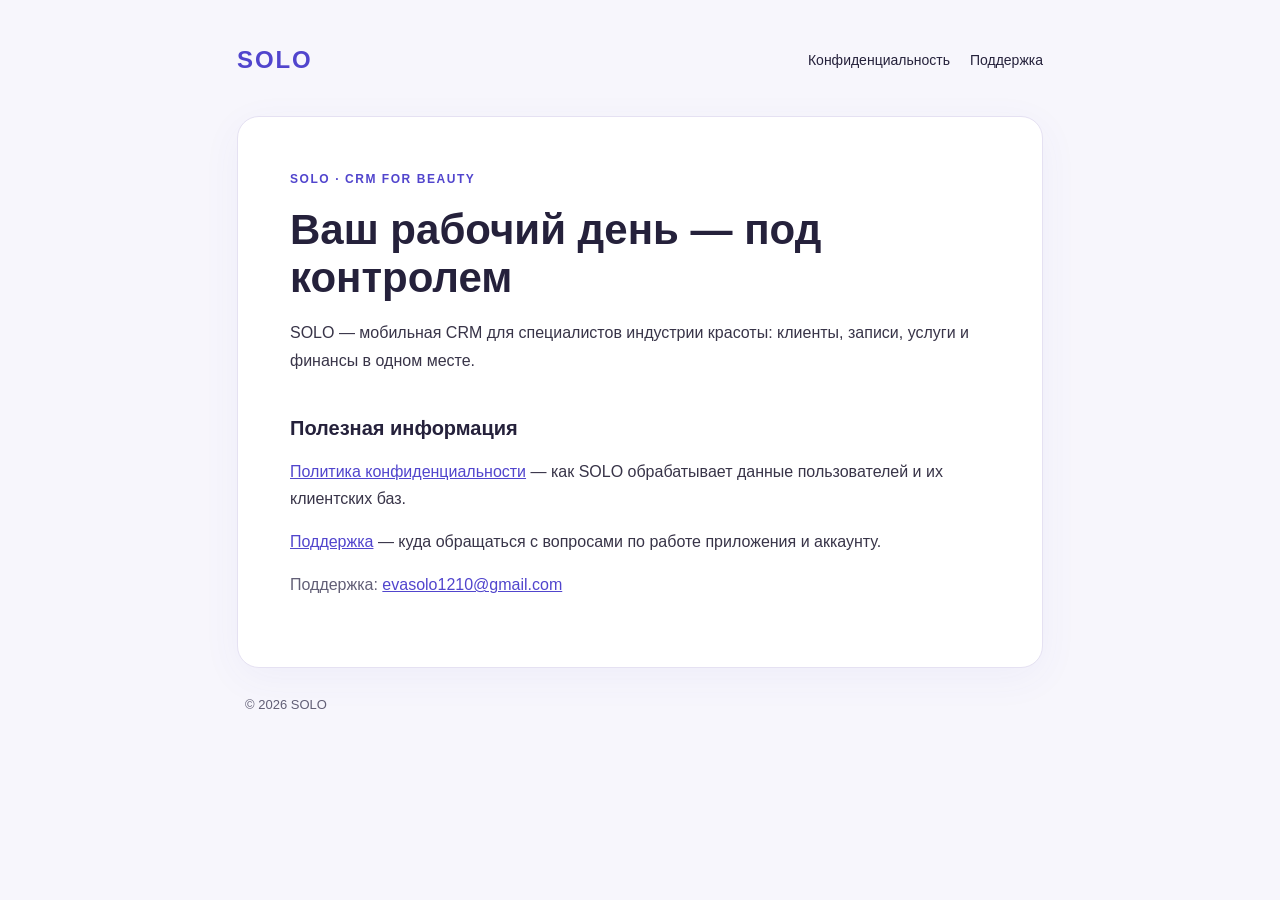
<file: index.html>
<!doctype html>
<html lang="ru"><head><meta charset="utf-8"><meta name="viewport" content="width=device-width, initial-scale=1"><meta name="description" content="SOLO — CRM для специалистов красоты. Политика конфиденциальности и поддержка."><title>SOLO — информация и поддержка</title><link rel="stylesheet" href="style.css"></head><body><div class="wrap"><header><a class="brand" href="index.html">SOLO</a><nav aria-label="Навигация"><a href="privacy.html">Конфиденциальность</a><a href="support.html">Поддержка</a></nav></header><main><div class="eyebrow">SOLO · CRM for Beauty</div><h1>Ваш рабочий день — под контролем</h1><p>SOLO — мобильная CRM для специалистов индустрии красоты: клиенты, записи, услуги и финансы в одном месте.</p><h2>Полезная информация</h2><p><a href="privacy.html">Политика конфиденциальности</a> — как SOLO обрабатывает данные пользователей и их клиентских баз.</p><p><a href="support.html">Поддержка</a> — куда обращаться с вопросами по работе приложения и аккаунту.</p><p class="muted">Поддержка: <a href="mailto:evasolo1210@gmail.com">evasolo1210@gmail.com</a></p></main><footer>© 2026 SOLO</footer></div></body></html>
</file>
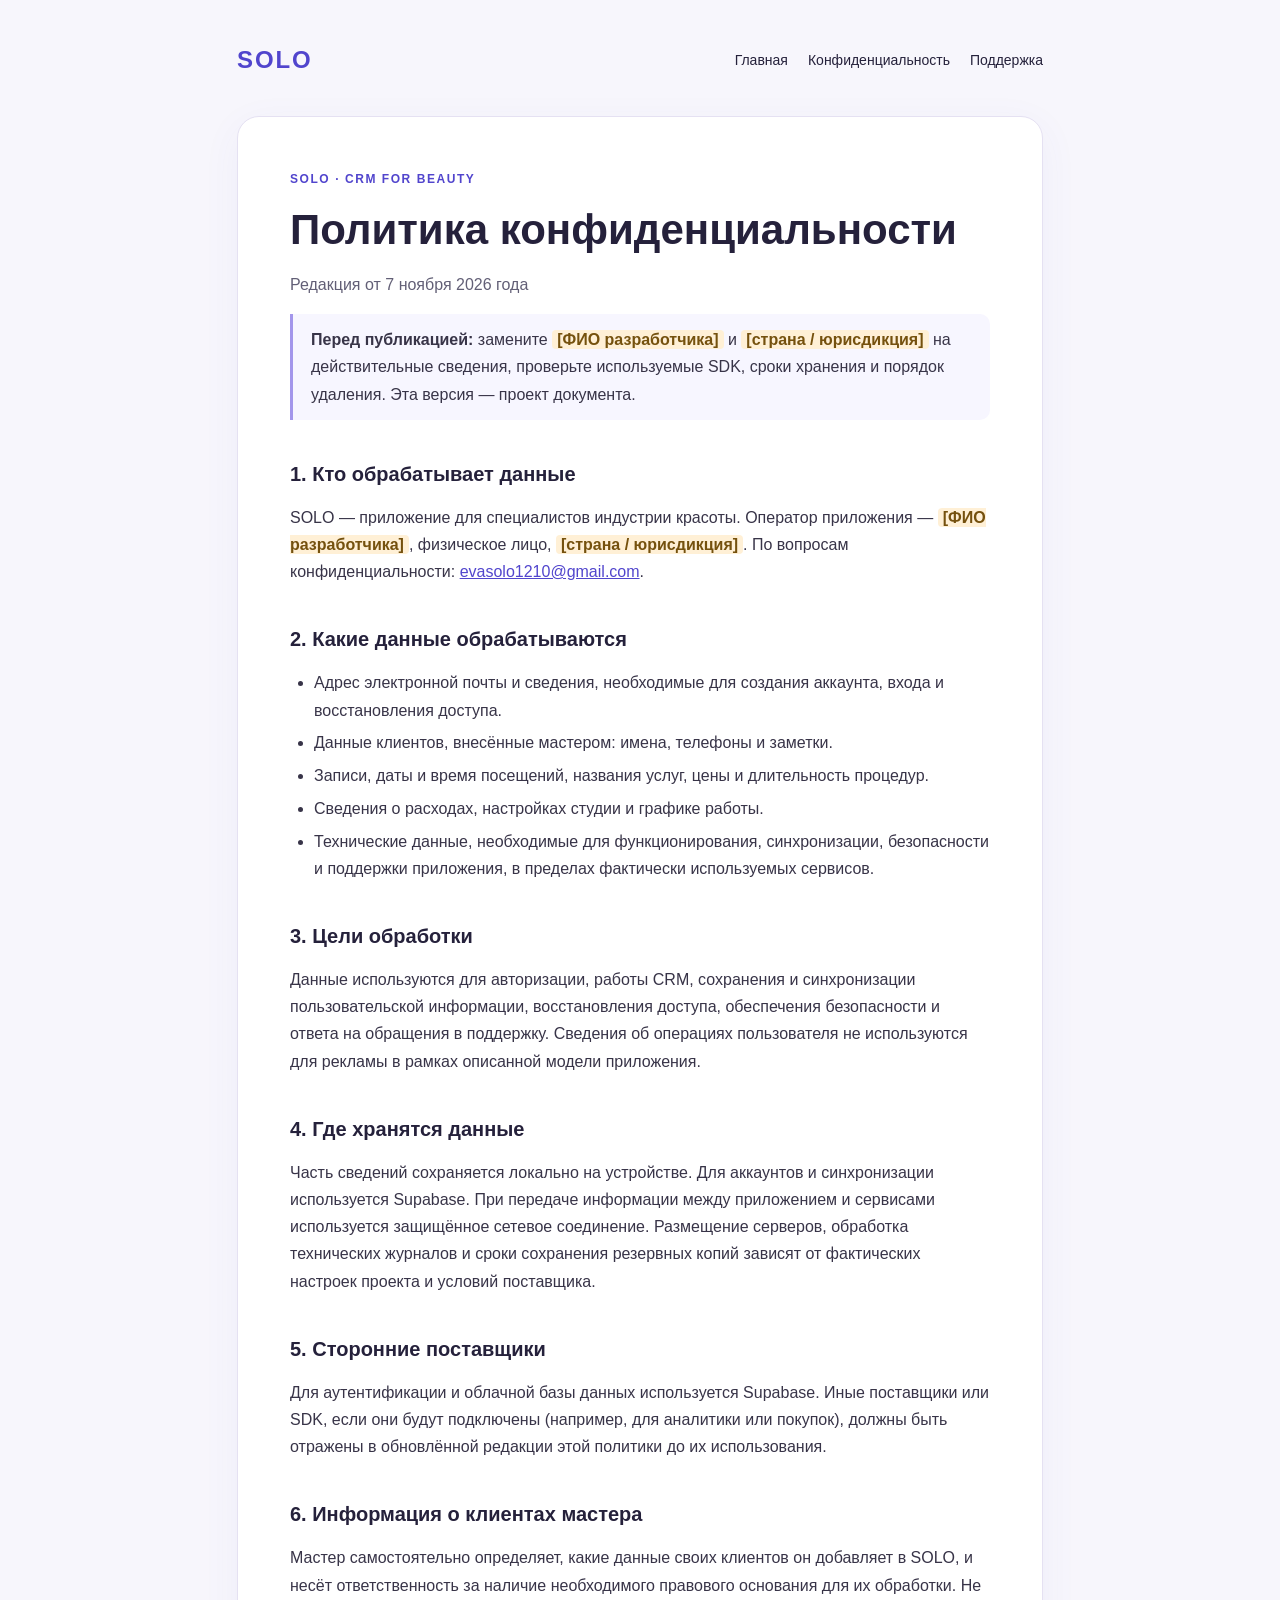
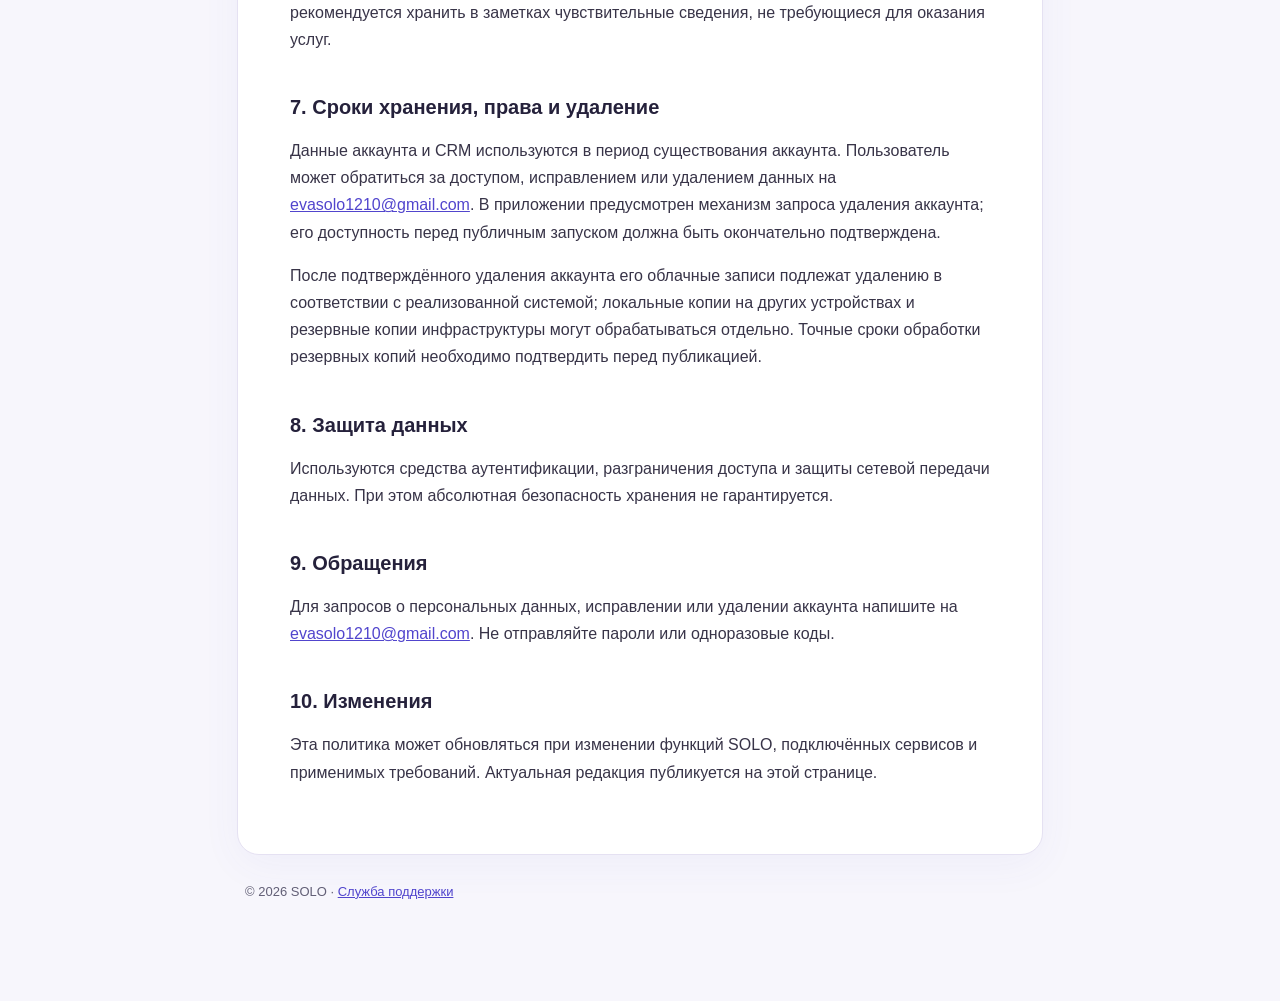
<file: privacy.html>
<!doctype html>
<html lang="ru"><head><meta charset="utf-8"><meta name="viewport" content="width=device-width, initial-scale=1"><meta name="description" content="Политика конфиденциальности мобильного приложения SOLO — CRM for Beauty."><title>Политика конфиденциальности — SOLO</title><link rel="stylesheet" href="style.css"></head><body><div class="wrap"><header><a class="brand" href="index.html">SOLO</a><nav aria-label="Навигация"><a href="index.html">Главная</a><a href="privacy.html" aria-current="page">Конфиденциальность</a><a href="support.html">Поддержка</a></nav></header><main><div class="eyebrow">SOLO · CRM for Beauty</div><h1>Политика конфиденциальности</h1><p class="muted">Редакция от 7 ноября 2026 года</p><p class="note"><strong>Перед публикацией:</strong> замените <span class="placeholder">[ФИО разработчика]</span> и <span class="placeholder">[страна / юрисдикция]</span> на действительные сведения, проверьте используемые SDK, сроки хранения и порядок удаления. Эта версия — проект документа.</p><h2>1. Кто обрабатывает данные</h2><p>SOLO — приложение для специалистов индустрии красоты. Оператор приложения — <span class="placeholder">[ФИО разработчика]</span>, физическое лицо, <span class="placeholder">[страна / юрисдикция]</span>. По вопросам конфиденциальности: <a href="mailto:evasolo1210@gmail.com">evasolo1210@gmail.com</a>.</p><h2>2. Какие данные обрабатываются</h2><ul><li>Адрес электронной почты и сведения, необходимые для создания аккаунта, входа и восстановления доступа.</li><li>Данные клиентов, внесённые мастером: имена, телефоны и заметки.</li><li>Записи, даты и время посещений, названия услуг, цены и длительность процедур.</li><li>Сведения о расходах, настройках студии и графике работы.</li><li>Технические данные, необходимые для функционирования, синхронизации, безопасности и поддержки приложения, в пределах фактически используемых сервисов.</li></ul><h2>3. Цели обработки</h2><p>Данные используются для авторизации, работы CRM, сохранения и синхронизации пользовательской информации, восстановления доступа, обеспечения безопасности и ответа на обращения в поддержку. Сведения об операциях пользователя не используются для рекламы в рамках описанной модели приложения.</p><h2>4. Где хранятся данные</h2><p>Часть сведений сохраняется локально на устройстве. Для аккаунтов и синхронизации используется Supabase. При передаче информации между приложением и сервисами используется защищённое сетевое соединение. Размещение серверов, обработка технических журналов и сроки сохранения резервных копий зависят от фактических настроек проекта и условий поставщика.</p><h2>5. Сторонние поставщики</h2><p>Для аутентификации и облачной базы данных используется Supabase. Иные поставщики или SDK, если они будут подключены (например, для аналитики или покупок), должны быть отражены в обновлённой редакции этой политики до их использования.</p><h2>6. Информация о клиентах мастера</h2><p>Мастер самостоятельно определяет, какие данные своих клиентов он добавляет в SOLO, и несёт ответственность за наличие необходимого правового основания для их обработки. Не рекомендуется хранить в заметках чувствительные сведения, не требующиеся для оказания услуг.</p><h2>7. Сроки хранения, права и удаление</h2><p>Данные аккаунта и CRM используются в период существования аккаунта. Пользователь может обратиться за доступом, исправлением или удалением данных на <a href="mailto:evasolo1210@gmail.com">evasolo1210@gmail.com</a>. В приложении предусмотрен механизм запроса удаления аккаунта; его доступность перед публичным запуском должна быть окончательно подтверждена.</p><p>После подтверждённого удаления аккаунта его облачные записи подлежат удалению в соответствии с реализованной системой; локальные копии на других устройствах и резервные копии инфраструктуры могут обрабатываться отдельно. Точные сроки обработки резервных копий необходимо подтвердить перед публикацией.</p><h2>8. Защита данных</h2><p>Используются средства аутентификации, разграничения доступа и защиты сетевой передачи данных. При этом абсолютная безопасность хранения не гарантируется.</p><h2>9. Обращения</h2><p>Для запросов о персональных данных, исправлении или удалении аккаунта напишите на <a href="mailto:evasolo1210@gmail.com">evasolo1210@gmail.com</a>. Не отправляйте пароли или одноразовые коды.</p><h2>10. Изменения</h2><p>Эта политика может обновляться при изменении функций SOLO, подключённых сервисов и применимых требований. Актуальная редакция публикуется на этой странице.</p></main><footer>© 2026 SOLO · <a href="support.html">Служба поддержки</a></footer></div></body></html>
</file>
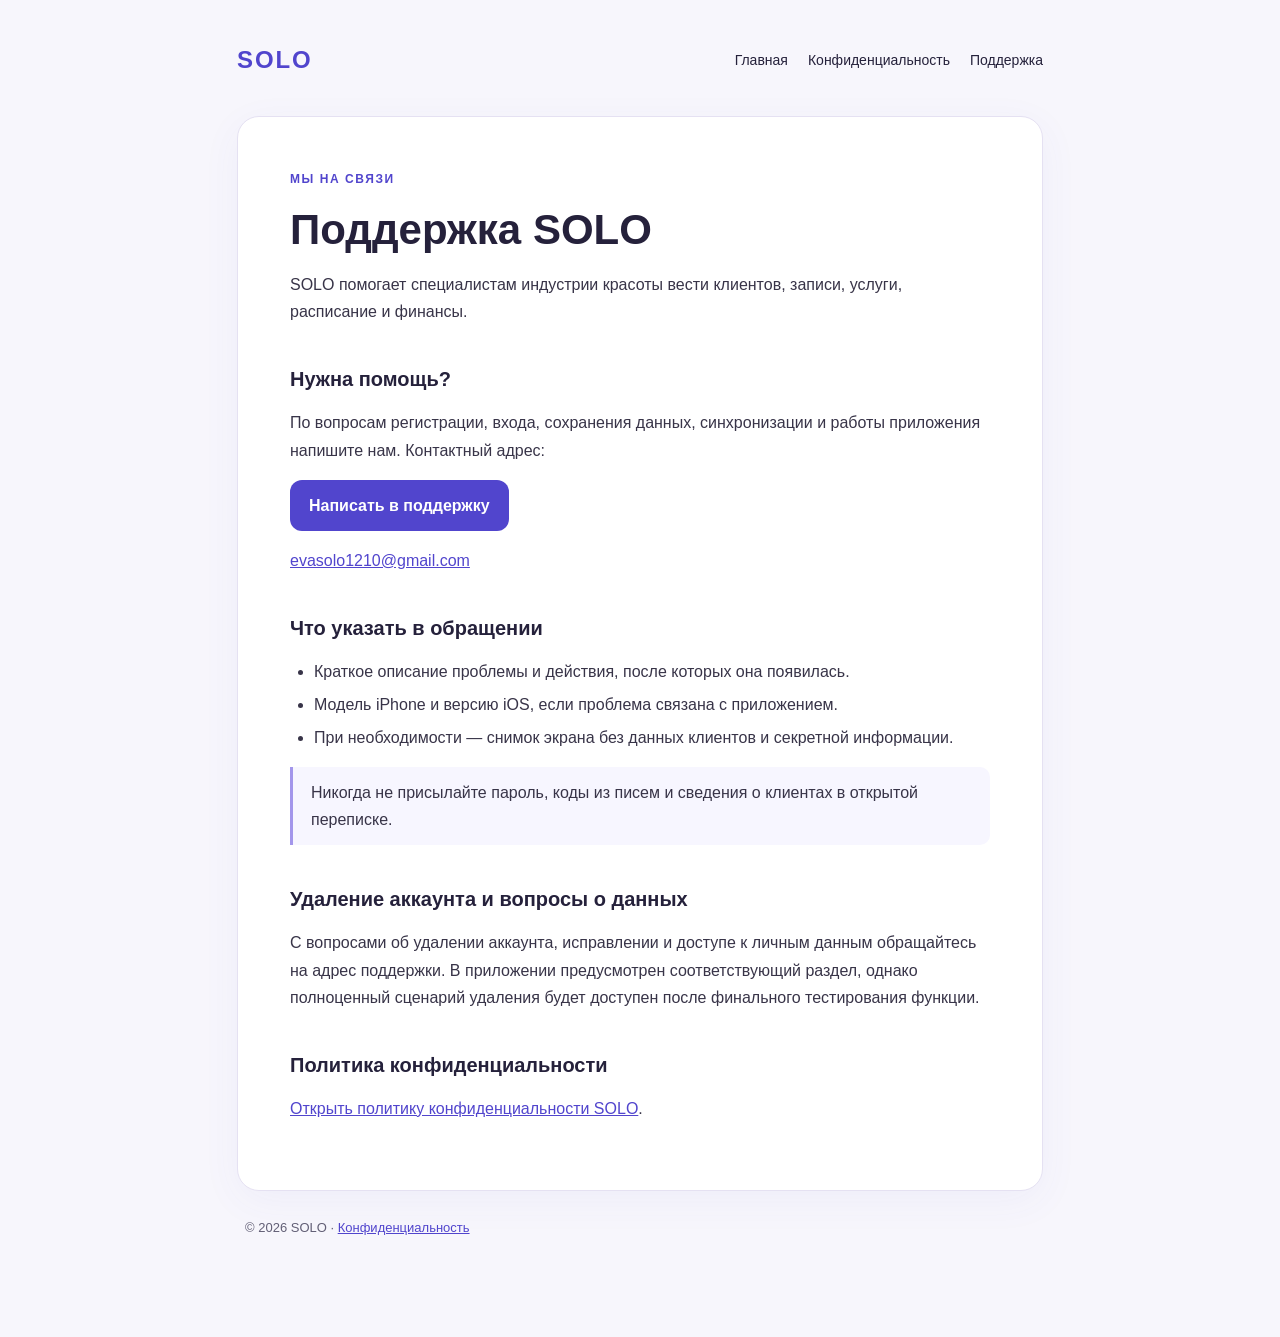
<file: support.html>
<!doctype html>
<html lang="ru"><head><meta charset="utf-8"><meta name="viewport" content="width=device-width, initial-scale=1"><meta name="description" content="Помощь пользователям и контакты поддержки SOLO."><title>Поддержка — SOLO</title><link rel="stylesheet" href="style.css"></head><body><div class="wrap"><header><a class="brand" href="index.html">SOLO</a><nav aria-label="Навигация"><a href="index.html">Главная</a><a href="privacy.html">Конфиденциальность</a><a href="support.html" aria-current="page">Поддержка</a></nav></header><main><div class="eyebrow">Мы на связи</div><h1>Поддержка SOLO</h1><p>SOLO помогает специалистам индустрии красоты вести клиентов, записи, услуги, расписание и финансы.</p><h2>Нужна помощь?</h2><p>По вопросам регистрации, входа, сохранения данных, синхронизации и работы приложения напишите нам. Контактный адрес:</p><p><a class="contact" href="mailto:evasolo1210@gmail.com?subject=Поддержка%20SOLO">Написать в поддержку</a></p><p><a href="mailto:evasolo1210@gmail.com">evasolo1210@gmail.com</a></p><h2>Что указать в обращении</h2><ul><li>Краткое описание проблемы и действия, после которых она появилась.</li><li>Модель iPhone и версию iOS, если проблема связана с приложением.</li><li>При необходимости — снимок экрана без данных клиентов и секретной информации.</li></ul><p class="note">Никогда не присылайте пароль, коды из писем и сведения о клиентах в открытой переписке.</p><h2>Удаление аккаунта и вопросы о данных</h2><p>С вопросами об удалении аккаунта, исправлении и доступе к личным данным обращайтесь на адрес поддержки. В приложении предусмотрен соответствующий раздел, однако полноценный сценарий удаления будет доступен после финального тестирования функции.</p><h2>Политика конфиденциальности</h2><p><a href="privacy.html">Открыть политику конфиденциальности SOLO</a>.</p></main><footer>© 2026 SOLO · <a href="privacy.html">Конфиденциальность</a></footer></div></body></html>
</file>
<file: style.css>
:root{color-scheme:light;--bg:#f7f6fc;--ink:#25213b;--muted:#625f76;--purple:#5145cd;--line:#e5e1f2}*{box-sizing:border-box}body{margin:0;font-family:-apple-system,BlinkMacSystemFont,'Segoe UI',Arial,sans-serif;background:var(--bg);color:var(--ink);line-height:1.7}a{color:var(--purple)}a:hover{text-decoration-thickness:2px}.wrap{max-width:850px;margin:auto;padding:28px 22px 72px}header{display:flex;justify-content:space-between;align-items:center;flex-wrap:wrap;gap:14px;padding:12px 0 35px}header a{color:var(--ink);text-decoration:none}header nav{display:flex;gap:20px;flex-wrap:wrap;font-size:14px}.brand{font-size:24px;font-weight:850;letter-spacing:.08em;color:var(--purple)}main{background:#fff;border:1px solid var(--line);border-radius:22px;padding:clamp(22px,5vw,52px);box-shadow:0 10px 40px rgba(81,69,205,.05)}.eyebrow{text-transform:uppercase;letter-spacing:.13em;color:var(--purple);font-size:12px;font-weight:700}h1{font-size:clamp(30px,5vw,42px);line-height:1.15;margin:.4em 0}h2{font-size:20px;line-height:1.4;margin:2em 0 .6em}p,li{font-size:16px;color:#383448}li{margin:.35em 0}ul{padding-left:24px}.muted{color:var(--muted)}.note{border-left:3px solid #a396eb;padding:12px 18px;background:#f7f6ff;border-radius:0 10px 10px 0}.contact{display:inline-block;background:var(--purple);border-radius:12px;padding:12px 19px;color:white;text-decoration:none;font-weight:650}.contact:hover{background:#3d33a6}footer{font-size:13px;color:var(--muted);margin:26px 8px}.placeholder{background:#fff0d6;color:#75510e;font-weight:650;padding:1px 5px;border-radius:4px}@media (max-width:500px){header{align-items:flex-start}main{border-radius:16px}}
</file>
